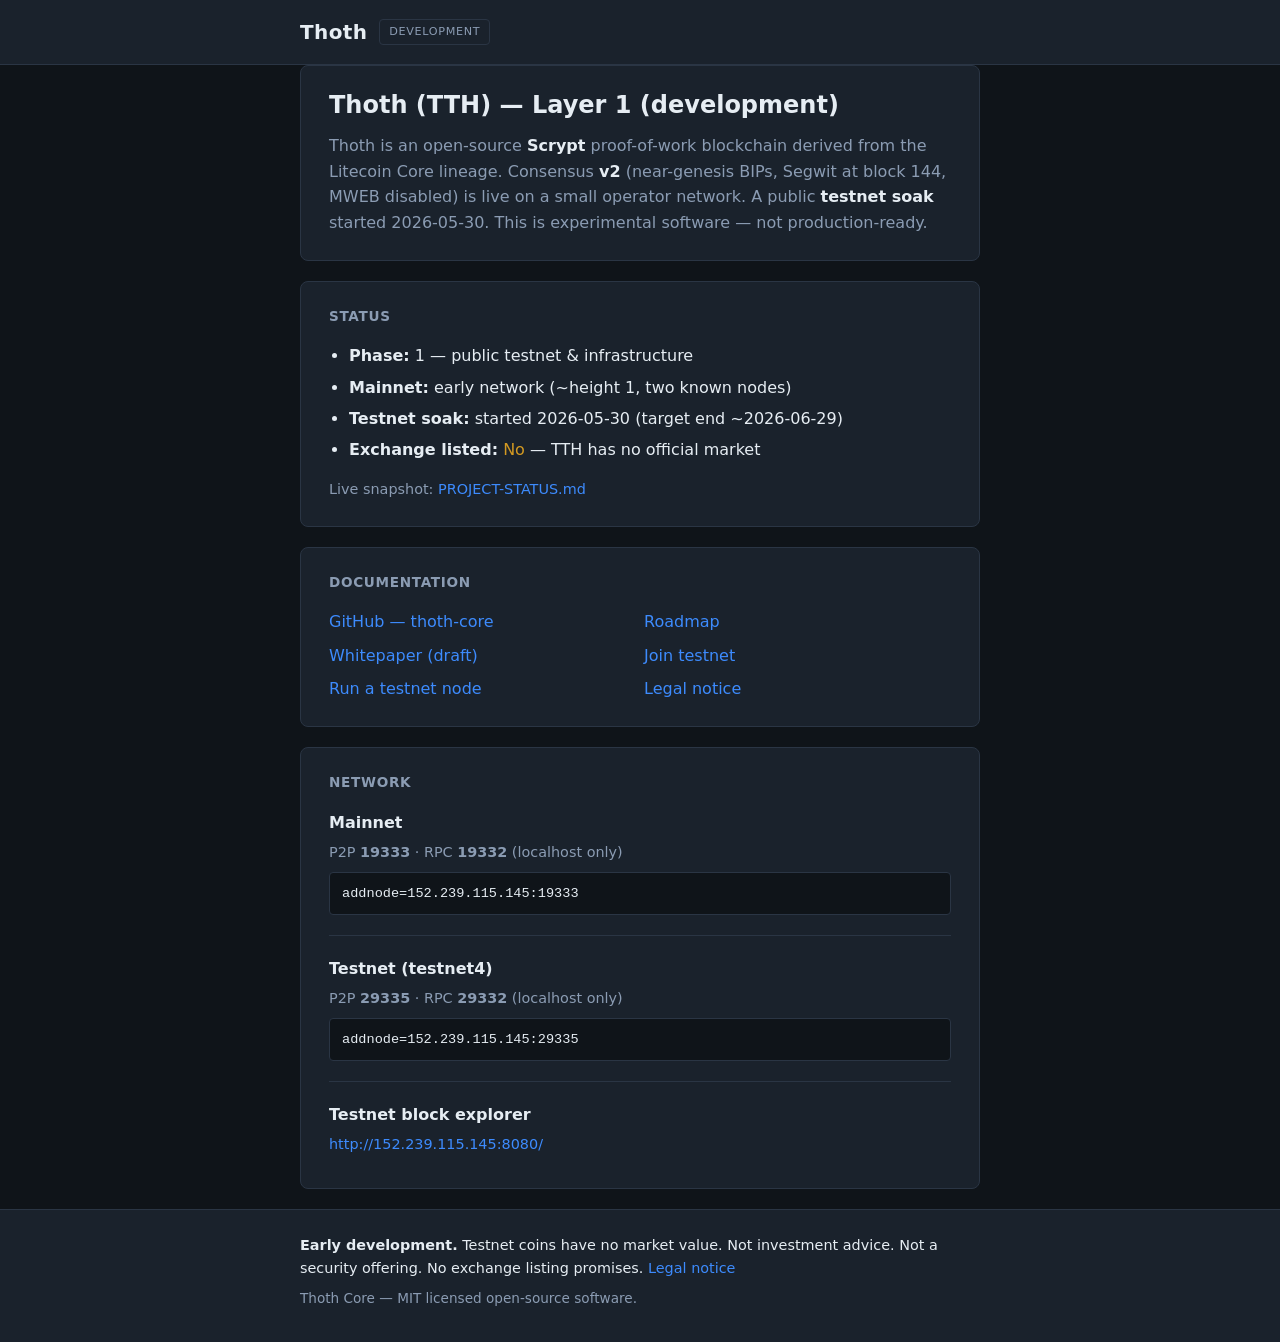
<file: contrib/thoth-landing/index.html>
<!DOCTYPE html>
<html lang="en">
<head>
  <meta charset="utf-8">
  <meta name="viewport" content="width=device-width, initial-scale=1">
  <meta name="description" content="Thoth (TTH) — Scrypt Layer 1 blockchain in early development. Open source. Not exchange-listed.">
  <title>Thoth (TTH) — Layer 1 (development)</title>
  <link rel="stylesheet" href="static/style.css">
</head>
<body>
  <header class="site-header">
    <div class="wrap">
      <span class="brand">Thoth</span>
      <span class="badge">Development</span>
    </div>
  </header>

  <main class="wrap">
    <section class="panel hero">
      <h1>Thoth (TTH) — Layer 1 (development)</h1>
      <p class="lead">
        Thoth is an open-source <strong>Scrypt</strong> proof-of-work blockchain derived from the
        Litecoin Core lineage. Consensus <strong>v2</strong> (near-genesis BIPs, Segwit at block 144,
        MWEB disabled) is live on a small operator network. A public <strong>testnet soak</strong>
        started 2026-05-30. This is experimental software — not production-ready.
      </p>
    </section>

    <section class="panel status-box">
      <h2>Status</h2>
      <ul class="status-list">
        <li><strong>Phase:</strong> 1 — public testnet &amp; infrastructure</li>
        <li><strong>Mainnet:</strong> early network (~height 1, two known nodes)</li>
        <li><strong>Testnet soak:</strong> started 2026-05-30 (target end ~2026-06-29)</li>
        <li><strong>Exchange listed:</strong> <span class="warn">No</span> — TTH has no official market</li>
      </ul>
      <p class="hint">Live snapshot: <a href="https://github.com/teklifooofficial-glitch/thoth-core/blob/main/doc/PROJECT-STATUS.md">PROJECT-STATUS.md</a></p>
    </section>

    <section class="panel">
      <h2>Documentation</h2>
      <ul class="link-grid">
        <li><a href="https://github.com/teklifooofficial-glitch/thoth-core">GitHub — thoth-core</a></li>
        <li><a href="https://github.com/teklifooofficial-glitch/thoth-core/blob/main/ROADMAP.md">Roadmap</a></li>
        <li><a href="https://github.com/teklifooofficial-glitch/thoth-core/blob/main/doc/WHITEPAPER.md">Whitepaper (draft)</a></li>
        <li><a href="https://github.com/teklifooofficial-glitch/thoth-core/blob/main/doc/TESTNET-JOIN.md">Join testnet</a></li>
        <li><a href="https://github.com/teklifooofficial-glitch/thoth-core/blob/main/doc/RUN-A-TESTNET-NODE.md">Run a testnet node</a></li>
        <li><a href="https://github.com/teklifooofficial-glitch/thoth-core/blob/main/doc/LEGAL-NOTICE.md">Legal notice</a></li>
      </ul>
    </section>

    <section class="panel">
      <h2>Network</h2>
      <div class="network-block">
        <h3>Mainnet</h3>
        <p>P2P <strong>19333</strong> · RPC <strong>19332</strong> (localhost only)</p>
        <code class="mono">addnode=152.239.115.145:19333</code>
      </div>
      <div class="network-block">
        <h3>Testnet (testnet4)</h3>
        <p>P2P <strong>29335</strong> · RPC <strong>29332</strong> (localhost only)</p>
        <code class="mono">addnode=152.239.115.145:29335</code>
      </div>
      <div class="network-block">
        <h3>Testnet block explorer</h3>
        <p><a href="http://152.239.115.145:8080/">http://152.239.115.145:8080/</a></p>
      </div>
    </section>
  </main>

  <footer class="site-footer">
    <div class="wrap">
      <p>
        <strong>Early development.</strong> Testnet coins have no market value.
        Not investment advice. Not a security offering. No exchange listing promises.
        <a href="https://github.com/teklifooofficial-glitch/thoth-core/blob/main/doc/LEGAL-NOTICE.md">Legal notice</a>
      </p>
      <p class="muted">Thoth Core — MIT licensed open-source software.</p>
    </div>
  </footer>
</body>
</html>
</file>
<file: contrib/thoth-landing/static/style.css>
:root {
  --bg: #0f1419;
  --surface: #1a222c;
  --border: #2a3544;
  --text: #e6edf3;
  --muted: #8b9cb3;
  --accent: #3d8bfd;
  --accent-hover: #6ea8fe;
  --warn: #d29922;
  --mono: "JetBrains Mono", "SF Mono", "Consolas", monospace;
  --sans: system-ui, -apple-system, "Segoe UI", Roboto, sans-serif;
}

* {
  box-sizing: border-box;
}

body {
  margin: 0;
  min-height: 100vh;
  display: flex;
  flex-direction: column;
  background: var(--bg);
  color: var(--text);
  font-family: var(--sans);
  font-size: 16px;
  line-height: 1.6;
}

.wrap {
  max-width: 720px;
  margin: 0 auto;
  padding: 0 1.25rem;
}

.site-header {
  border-bottom: 1px solid var(--border);
  background: var(--surface);
  padding: 1rem 0;
}

.site-header .wrap {
  display: flex;
  align-items: center;
  gap: 0.75rem;
}

.brand {
  font-weight: 600;
  font-size: 1.25rem;
  letter-spacing: 0.02em;
}

.badge {
  font-size: 0.7rem;
  text-transform: uppercase;
  letter-spacing: 0.06em;
  color: var(--muted);
  border: 1px solid var(--border);
  padding: 0.2rem 0.55rem;
  border-radius: 4px;
}

main {
  flex: 1;
  padding: 2rem 0 3rem;
}

.panel {
  background: var(--surface);
  border: 1px solid var(--border);
  border-radius: 8px;
  padding: 1.5rem 1.75rem;
  margin-bottom: 1.25rem;
}

.panel h1 {
  margin: 0 0 0.75rem;
  font-size: 1.5rem;
  font-weight: 600;
  line-height: 1.3;
}

.panel h2 {
  margin: 0 0 1rem;
  font-size: 0.85rem;
  font-weight: 600;
  text-transform: uppercase;
  letter-spacing: 0.05em;
  color: var(--muted);
}

.panel h3 {
  margin: 0 0 0.35rem;
  font-size: 1rem;
  font-weight: 600;
}

.lead {
  margin: 0;
  color: var(--muted);
}

.lead strong {
  color: var(--text);
  font-weight: 600;
}

.status-list {
  margin: 0;
  padding-left: 1.25rem;
}

.status-list li {
  margin-bottom: 0.35rem;
}

.warn {
  color: var(--warn);
}

.hint {
  margin: 1rem 0 0;
  font-size: 0.9rem;
  color: var(--muted);
}

.link-grid {
  list-style: none;
  margin: 0;
  padding: 0;
  display: grid;
  gap: 0.5rem;
}

@media (min-width: 480px) {
  .link-grid {
    grid-template-columns: 1fr 1fr;
  }
}

.network-block {
  margin-bottom: 1.25rem;
  padding-bottom: 1.25rem;
  border-bottom: 1px solid var(--border);
}

.network-block:last-child {
  margin-bottom: 0;
  padding-bottom: 0;
  border-bottom: none;
}

.network-block p {
  margin: 0 0 0.5rem;
  font-size: 0.9rem;
  color: var(--muted);
}

code.mono {
  display: block;
  font-family: var(--mono);
  font-size: 0.85rem;
  background: var(--bg);
  border: 1px solid var(--border);
  padding: 0.6rem 0.75rem;
  border-radius: 4px;
  word-break: break-all;
}

a {
  color: var(--accent);
  text-decoration: none;
}

a:hover {
  color: var(--accent-hover);
  text-decoration: underline;
}

.site-footer {
  border-top: 1px solid var(--border);
  background: var(--surface);
  padding: 1.5rem 0;
  font-size: 0.9rem;
}

.site-footer p {
  margin: 0 0 0.5rem;
}

.muted {
  color: var(--muted);
  font-size: 0.85rem;
}

@media (max-width: 480px) {
  .panel {
    padding: 1.25rem;
  }
  .panel h1 {
    font-size: 1.3rem;
  }
}
</file>
